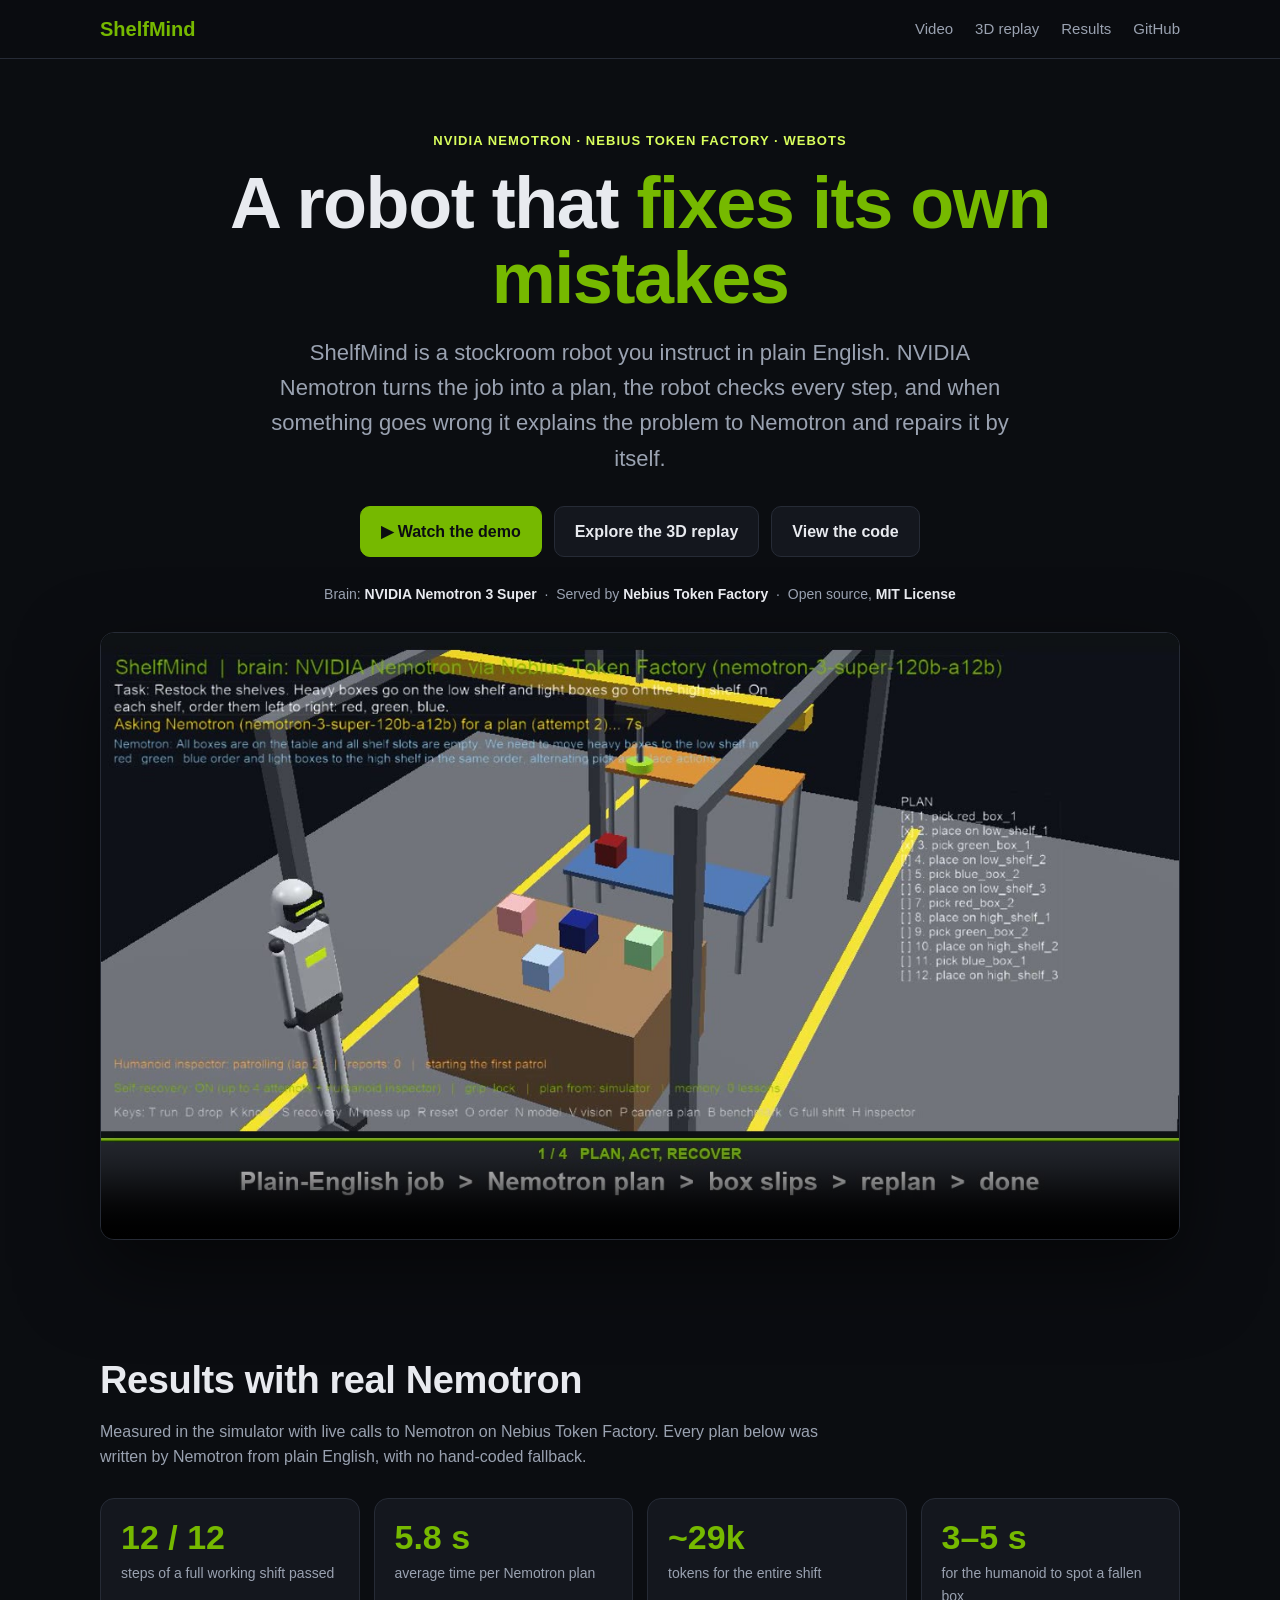
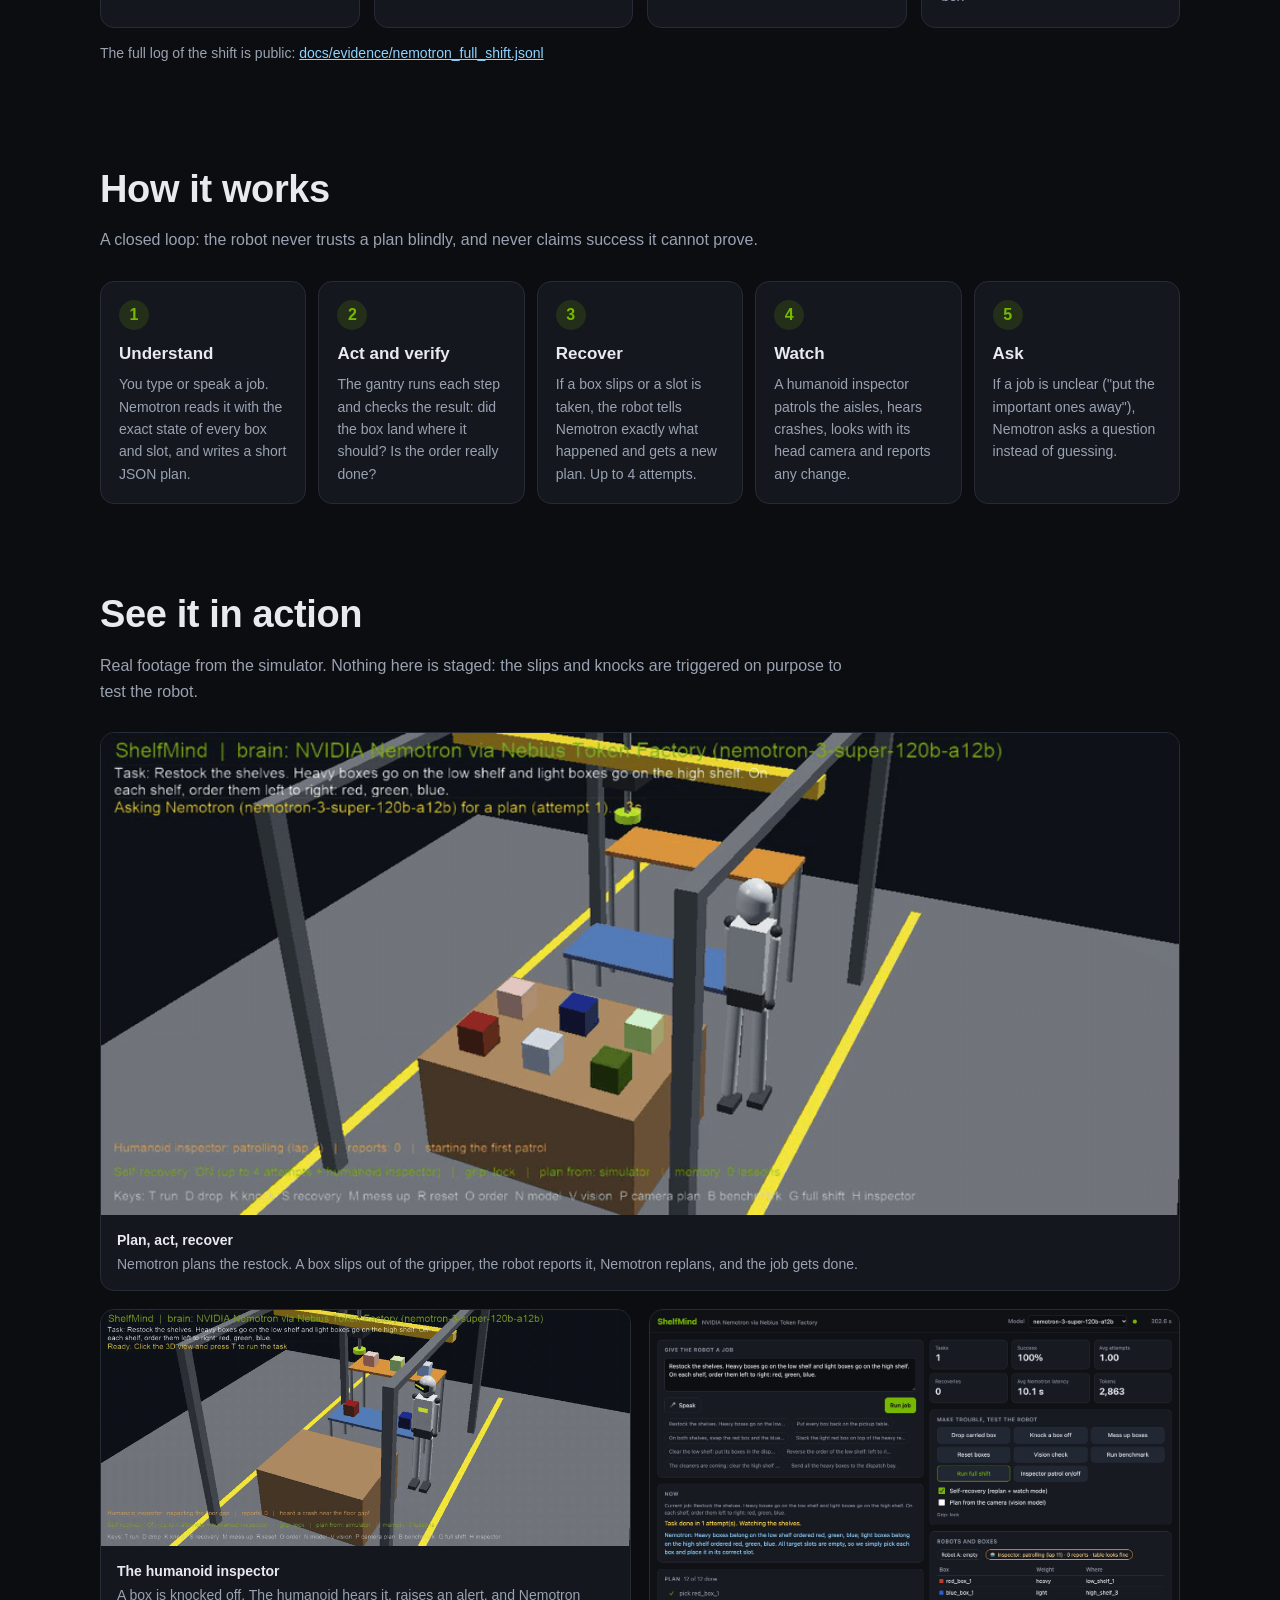
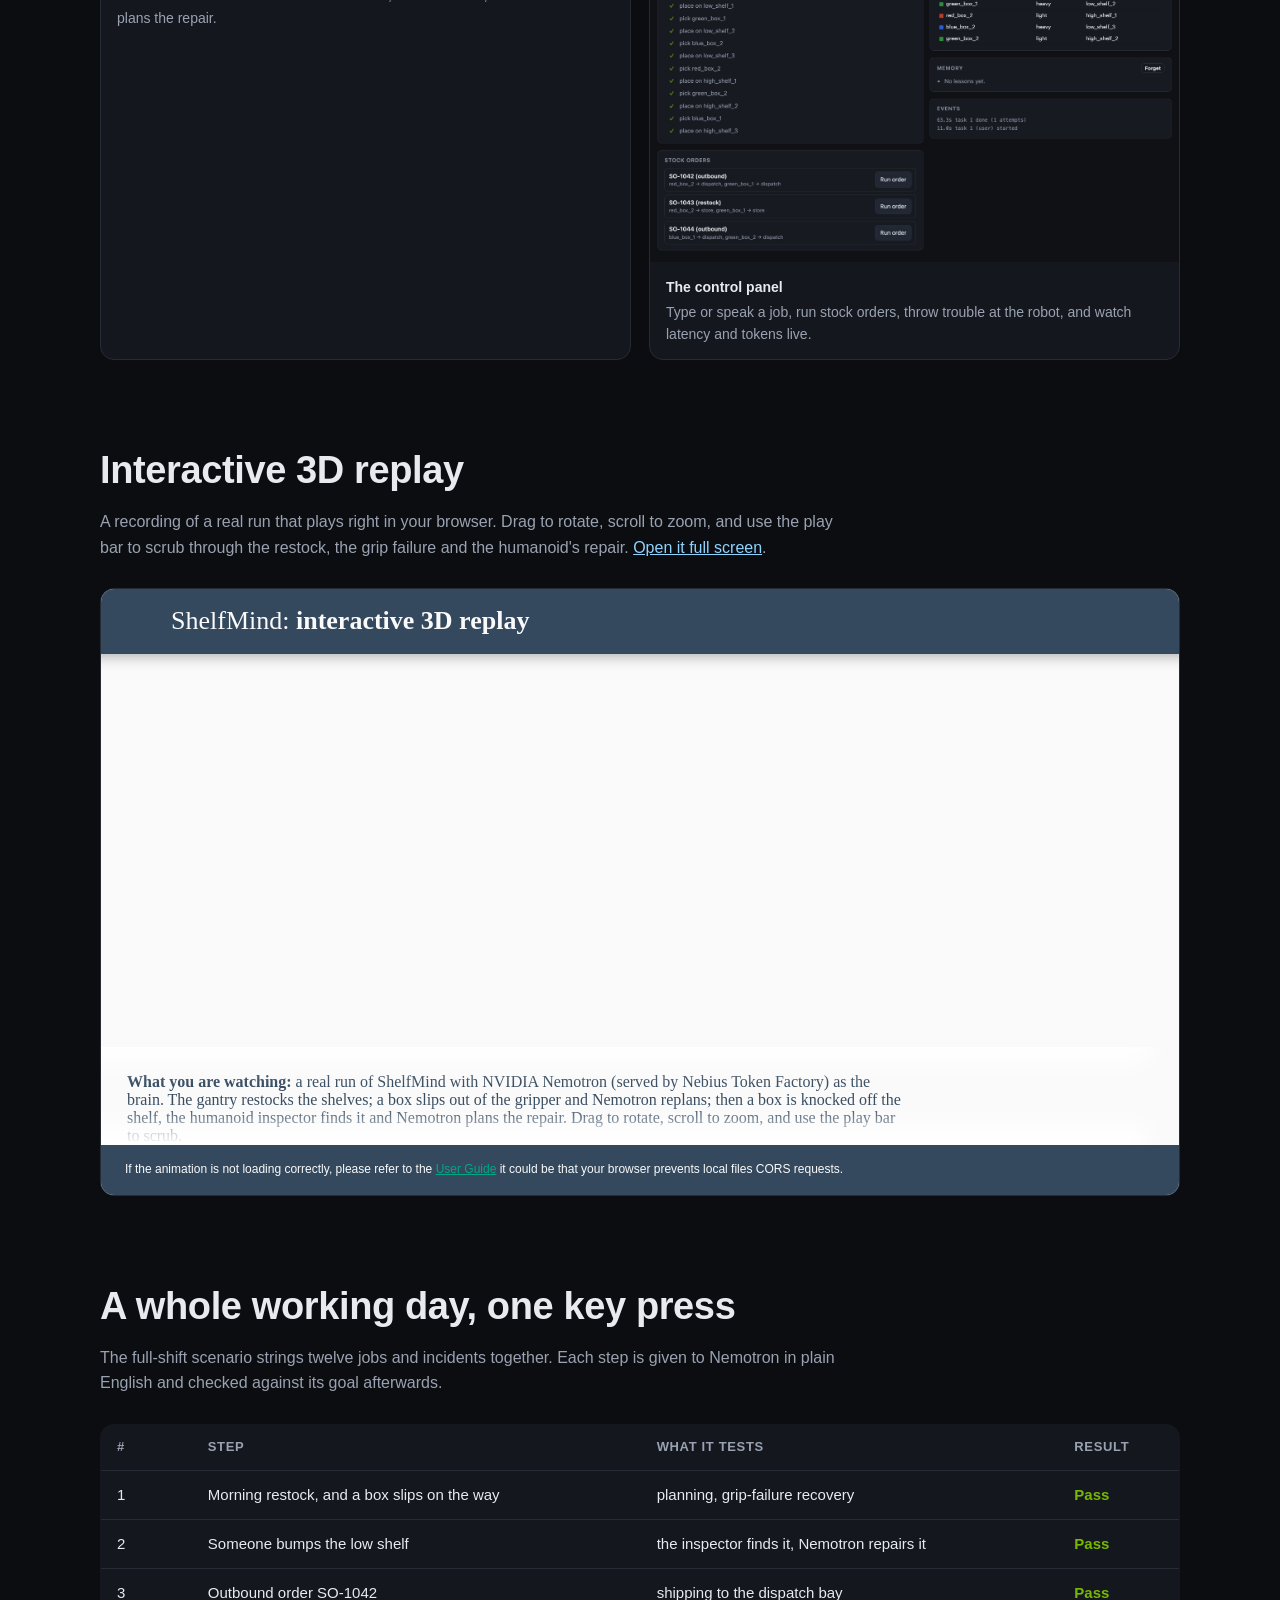
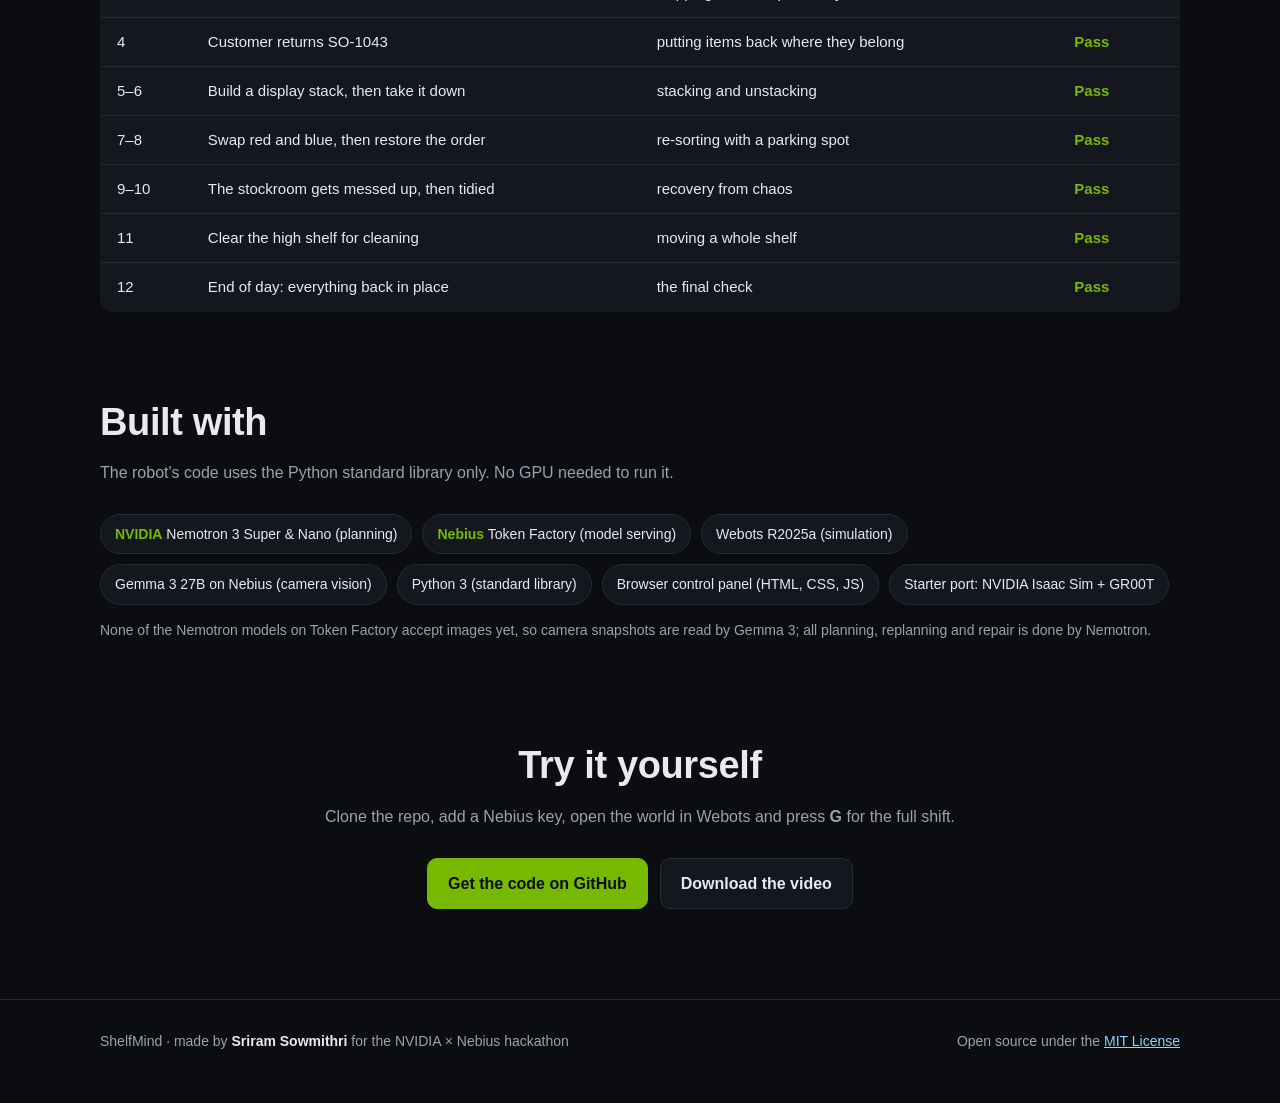
<file: docs/index.html>
<!DOCTYPE html>
<html lang="en">
<head>
  <meta charset="UTF-8">
  <meta name="viewport" content="width=device-width, initial-scale=1">
  <title>ShelfMind</title>
  <link rel="icon" href="data:image/svg+xml,%3Csvg xmlns=%27http://www.w3.org/2000/svg%27 viewBox=%270 0 64 64%27%3E%3Crect width=%2764%27 height=%2764%27 rx=%2714%27 fill=%27%230b0d11%27/%3E%3Crect x=%2712%27 y=%2716%27 width=%2740%27 height=%276%27 rx=%273%27 fill=%27%2376b900%27/%3E%3Crect x=%2728%27 y=%2722%27 width=%278%27 height=%2714%27 fill=%27%23d9fe5d%27/%3E%3Crect x=%2722%27 y=%2736%27 width=%2720%27 height=%2716%27 rx=%273%27 fill=%27%2376b900%27/%3E%3C/svg%3E">
  <meta name="description" content="A stockroom robot that understands plain English, checks its own work and fixes its own mistakes. Brain: NVIDIA Nemotron on Nebius Token Factory. Simulated in Webots.">
  <meta property="og:title" content="ShelfMind: a robot that fixes its own mistakes">
  <meta property="og:description" content="Plain-English jobs, NVIDIA Nemotron plans, self-recovery and a humanoid inspector. 12 / 12 steps of a full working shift with real Nemotron.">
  <meta property="og:image" content="media/video_poster.jpg">
  <style>
    :root {
      --bg: #0b0d11;
      --panel: #14171e;
      --line: #262b36;
      --text: #e8eaef;
      --muted: #9aa2b1;
      --green: #76b900;
      --lime: #d9fe5d;
      --blue: #8fd3ff;
      --radius: 14px;
    }
    * { box-sizing: border-box; }
    html { scroll-behavior: smooth; }
    body {
      margin: 0;
      background: var(--bg);
      color: var(--text);
      font: 16px/1.6 -apple-system, BlinkMacSystemFont, "Segoe UI", Roboto, Helvetica, Arial, sans-serif;
    }
    a { color: var(--blue); }
    .wrap { max-width: 1120px; margin: 0 auto; padding: 0 20px; }

    nav {
      position: sticky; top: 0; z-index: 10;
      background: rgba(11, 13, 17, 0.85); backdrop-filter: blur(8px);
      border-bottom: 1px solid var(--line);
    }
    nav .wrap { display: flex; align-items: center; gap: 22px; height: 58px; }
    nav .logo { font-weight: 800; font-size: 20px; color: var(--green); text-decoration: none; margin-right: auto; }
    nav a.link { color: var(--muted); text-decoration: none; font-size: 15px; }
    nav a.link:hover { color: var(--text); }

    header.hero { padding: 72px 0 40px; text-align: center; }
    .eyebrow { color: var(--lime); font-weight: 600; letter-spacing: 0.08em; text-transform: uppercase; font-size: 13px; }
    h1 { font-size: clamp(40px, 7vw, 72px); line-height: 1.05; margin: 14px 0 18px; letter-spacing: -0.02em; }
    h1 .accent { color: var(--green); }
    .lead { font-size: clamp(18px, 2.3vw, 22px); color: var(--muted); max-width: 760px; margin: 0 auto 30px; }
    .cta { display: flex; gap: 12px; justify-content: center; flex-wrap: wrap; }
    .btn {
      display: inline-flex; align-items: center; gap: 8px;
      padding: 12px 20px; border-radius: 10px; font-weight: 600; text-decoration: none;
      border: 1px solid var(--line); color: var(--text); background: var(--panel);
    }
    .btn.primary { background: var(--green); border-color: var(--green); color: #0b0d11; }
    .btn:hover { filter: brightness(1.1); }
    .powered { margin-top: 26px; color: var(--muted); font-size: 14px; }
    .powered b { color: var(--text); }

    .video {
      margin: 26px auto 0; border-radius: var(--radius); overflow: hidden;
      border: 1px solid var(--line); background: #000; box-shadow: 0 30px 80px rgba(0, 0, 0, 0.5);
    }
    .video video { display: block; width: 100%; height: auto; }

    section { padding: 70px 0 10px; }
    h2 { font-size: clamp(28px, 4vw, 38px); margin: 0 0 8px; letter-spacing: -0.01em; }
    .sub { color: var(--muted); margin: 0 0 28px; max-width: 760px; }

    .stats { display: grid; grid-template-columns: repeat(4, minmax(0, 1fr)); gap: 14px; }
    .stat { background: var(--panel); border: 1px solid var(--line); border-radius: var(--radius); padding: 20px; }
    .stat .num { font-size: 34px; font-weight: 800; color: var(--green); line-height: 1.1; }
    .stat .lbl { color: var(--muted); font-size: 14px; margin-top: 6px; }
    .note { color: var(--muted); font-size: 14px; margin-top: 14px; }

    .steps { display: grid; grid-template-columns: repeat(5, minmax(0, 1fr)); gap: 12px; counter-reset: s; }
    .step { background: var(--panel); border: 1px solid var(--line); border-radius: var(--radius); padding: 18px; }
    .step::before {
      counter-increment: s; content: counter(s);
      display: inline-grid; place-items: center; width: 30px; height: 30px; border-radius: 50%;
      background: rgba(118, 185, 0, 0.15); color: var(--green); font-weight: 700; margin-bottom: 10px;
    }
    .step h3 { margin: 0 0 6px; font-size: 17px; }
    .step p { margin: 0; color: var(--muted); font-size: 14px; }

    .gallery { display: grid; grid-template-columns: repeat(2, minmax(0, 1fr)); gap: 18px; }
    figure { margin: 0; background: var(--panel); border: 1px solid var(--line); border-radius: var(--radius); overflow: hidden; }
    figure img { display: block; width: 100%; height: auto; }
    figcaption { padding: 14px 16px; color: var(--muted); font-size: 14px; }
    figcaption b { color: var(--text); display: block; margin-bottom: 2px; }
    figure.wide { grid-column: 1 / -1; }

    .replay {
      position: relative; border-radius: var(--radius); overflow: hidden; border: 1px solid var(--line);
      background: var(--panel); aspect-ratio: 16 / 9;
    }
    .replay iframe { position: absolute; inset: 0; width: 100%; height: 100%; border: 0; }

    table { width: 100%; border-collapse: collapse; background: var(--panel); border: 1px solid var(--line); border-radius: var(--radius); overflow: hidden; }
    th, td { text-align: left; padding: 12px 16px; border-bottom: 1px solid var(--line); font-size: 15px; vertical-align: top; }
    th { color: var(--muted); font-weight: 600; font-size: 13px; text-transform: uppercase; letter-spacing: 0.05em; }
    tr:last-child td { border-bottom: 0; }
    td.ok { color: var(--green); font-weight: 700; white-space: nowrap; }

    .tech { display: flex; flex-wrap: wrap; gap: 10px; }
    .chip { border: 1px solid var(--line); background: var(--panel); border-radius: 999px; padding: 8px 14px; font-size: 14px; }
    .chip b { color: var(--green); }

    footer { margin-top: 80px; border-top: 1px solid var(--line); padding: 30px 0 50px; color: var(--muted); font-size: 14px; }
    footer .wrap { display: flex; gap: 20px; flex-wrap: wrap; justify-content: space-between; }

    @media (max-width: 900px) {
      .stats { grid-template-columns: repeat(2, minmax(0, 1fr)); }
      .steps { grid-template-columns: minmax(0, 1fr); }
      .gallery { grid-template-columns: minmax(0, 1fr); }
      nav a.link.hide-sm { display: none; }
    }
    @media (max-width: 520px) {
      .wrap { padding: 0 16px; }
      header.hero { padding-top: 44px; }
      .stat .num { font-size: 28px; }
      th, td { padding: 10px 12px; font-size: 14px; }
      .replay { aspect-ratio: 4 / 5; }
    }
  </style>
</head>
<body>
  <nav>
    <div class="wrap">
      <a class="logo" href="#">ShelfMind</a>
      <a class="link" href="#video">Video</a>
      <a class="link" href="#replay">3D replay</a>
      <a class="link hide-sm" href="#results">Results</a>
      <a class="link" href="https://github.com/sriramsowmithri9807/ShelfMind">GitHub</a>
    </div>
  </nav>

  <header class="hero">
    <div class="wrap">
      <div class="eyebrow">NVIDIA Nemotron &middot; Nebius Token Factory &middot; Webots</div>
      <h1>A robot that <span class="accent">fixes its own mistakes</span></h1>
      <p class="lead">ShelfMind is a stockroom robot you instruct in plain English. NVIDIA Nemotron turns the job into a plan, the robot checks every step, and when something goes wrong it explains the problem to Nemotron and repairs it by itself.</p>
      <div class="cta">
        <a class="btn primary" href="#video">&#9654; Watch the demo</a>
        <a class="btn" href="#replay">Explore the 3D replay</a>
        <a class="btn" href="https://github.com/sriramsowmithri9807/ShelfMind">View the code</a>
      </div>
      <p class="powered">Brain: <b>NVIDIA Nemotron 3 Super</b> &nbsp;&middot;&nbsp; Served by <b>Nebius Token Factory</b> &nbsp;&middot;&nbsp; Open source, <b>MIT License</b></p>

      <div class="video" id="video">
        <video controls preload="metadata" poster="media/video_poster.jpg" playsinline>
          <source src="media/shelfmind_demo.mp4" type="video/mp4">
          Your browser cannot play this video. <a href="media/shelfmind_demo.mp4">Download it here.</a>
        </video>
      </div>
    </div>
  </header>

  <section id="results">
    <div class="wrap">
      <h2>Results with real Nemotron</h2>
      <p class="sub">Measured in the simulator with live calls to Nemotron on Nebius Token Factory. Every plan below was written by Nemotron from plain English, with no hand-coded fallback.</p>
      <div class="stats">
        <div class="stat"><div class="num">12 / 12</div><div class="lbl">steps of a full working shift passed</div></div>
        <div class="stat"><div class="num">5.8 s</div><div class="lbl">average time per Nemotron plan</div></div>
        <div class="stat"><div class="num">~29k</div><div class="lbl">tokens for the entire shift</div></div>
        <div class="stat"><div class="num">3&ndash;5 s</div><div class="lbl">for the humanoid to spot a fallen box</div></div>
      </div>
      <p class="note">The full log of the shift is public: <a href="https://github.com/sriramsowmithri9807/ShelfMind/blob/main/docs/evidence/nemotron_full_shift.jsonl">docs/evidence/nemotron_full_shift.jsonl</a></p>
    </div>
  </section>

  <section id="how">
    <div class="wrap">
      <h2>How it works</h2>
      <p class="sub">A closed loop: the robot never trusts a plan blindly, and never claims success it cannot prove.</p>
      <div class="steps">
        <div class="step"><h3>Understand</h3><p>You type or speak a job. Nemotron reads it with the exact state of every box and slot, and writes a short JSON plan.</p></div>
        <div class="step"><h3>Act and verify</h3><p>The gantry runs each step and checks the result: did the box land where it should? Is the order really done?</p></div>
        <div class="step"><h3>Recover</h3><p>If a box slips or a slot is taken, the robot tells Nemotron exactly what happened and gets a new plan. Up to 4 attempts.</p></div>
        <div class="step"><h3>Watch</h3><p>A humanoid inspector patrols the aisles, hears crashes, looks with its head camera and reports any change.</p></div>
        <div class="step"><h3>Ask</h3><p>If a job is unclear ("put the important ones away"), Nemotron asks a question instead of guessing.</p></div>
      </div>
    </div>
  </section>

  <section id="see">
    <div class="wrap">
      <h2>See it in action</h2>
      <p class="sub">Real footage from the simulator. Nothing here is staged: the slips and knocks are triggered on purpose to test the robot.</p>
      <div class="gallery">
        <figure class="wide">
          <img src="media/restock_recovery.gif" alt="The gantry restocks the shelves, a box slips mid-carry, Nemotron replans and the robot finishes" loading="lazy">
          <figcaption><b>Plan, act, recover</b>Nemotron plans the restock. A box slips out of the gripper, the robot reports it, Nemotron replans, and the job gets done.</figcaption>
        </figure>
        <figure>
          <img src="media/humanoid_inspector.gif" alt="The humanoid inspector finds a knocked-off box and the gantry repairs it" loading="lazy">
          <figcaption><b>The humanoid inspector</b>A box is knocked off. The humanoid hears it, raises an alert, and Nemotron plans the repair.</figcaption>
        </figure>
        <figure>
          <img src="media/control_panel.jpg" alt="ShelfMind control panel showing the plan, live stats and stock orders" loading="lazy">
          <figcaption><b>The control panel</b>Type or speak a job, run stock orders, throw trouble at the robot, and watch latency and tokens live.</figcaption>
        </figure>
      </div>
    </div>
  </section>

  <section id="replay">
    <div class="wrap">
      <h2>Interactive 3D replay</h2>
      <p class="sub">A recording of a real run that plays right in your browser. Drag to rotate, scroll to zoom, and use the play bar to scrub through the restock, the grip failure and the humanoid's repair. <a href="replay/replay.html">Open it full screen</a>.</p>
      <div class="replay">
        <iframe src="replay/replay.html" title="ShelfMind interactive 3D replay" loading="lazy" allowfullscreen></iframe>
      </div>
    </div>
  </section>

  <section id="shift">
    <div class="wrap">
      <h2>A whole working day, one key press</h2>
      <p class="sub">The full-shift scenario strings twelve jobs and incidents together. Each step is given to Nemotron in plain English and checked against its goal afterwards.</p>
      <table>
        <thead><tr><th>#</th><th>Step</th><th>What it tests</th><th>Result</th></tr></thead>
        <tbody>
          <tr><td>1</td><td>Morning restock, and a box slips on the way</td><td>planning, grip-failure recovery</td><td class="ok">Pass</td></tr>
          <tr><td>2</td><td>Someone bumps the low shelf</td><td>the inspector finds it, Nemotron repairs it</td><td class="ok">Pass</td></tr>
          <tr><td>3</td><td>Outbound order SO-1042</td><td>shipping to the dispatch bay</td><td class="ok">Pass</td></tr>
          <tr><td>4</td><td>Customer returns SO-1043</td><td>putting items back where they belong</td><td class="ok">Pass</td></tr>
          <tr><td>5&ndash;6</td><td>Build a display stack, then take it down</td><td>stacking and unstacking</td><td class="ok">Pass</td></tr>
          <tr><td>7&ndash;8</td><td>Swap red and blue, then restore the order</td><td>re-sorting with a parking spot</td><td class="ok">Pass</td></tr>
          <tr><td>9&ndash;10</td><td>The stockroom gets messed up, then tidied</td><td>recovery from chaos</td><td class="ok">Pass</td></tr>
          <tr><td>11</td><td>Clear the high shelf for cleaning</td><td>moving a whole shelf</td><td class="ok">Pass</td></tr>
          <tr><td>12</td><td>End of day: everything back in place</td><td>the final check</td><td class="ok">Pass</td></tr>
        </tbody>
      </table>
    </div>
  </section>

  <section id="tech">
    <div class="wrap">
      <h2>Built with</h2>
      <p class="sub">The robot's code uses the Python standard library only. No GPU needed to run it.</p>
      <div class="tech">
        <span class="chip"><b>NVIDIA</b> Nemotron 3 Super &amp; Nano (planning)</span>
        <span class="chip"><b>Nebius</b> Token Factory (model serving)</span>
        <span class="chip">Webots R2025a (simulation)</span>
        <span class="chip">Gemma 3 27B on Nebius (camera vision)</span>
        <span class="chip">Python 3 (standard library)</span>
        <span class="chip">Browser control panel (HTML, CSS, JS)</span>
        <span class="chip">Starter port: NVIDIA Isaac Sim + GR00T</span>
      </div>
      <p class="note">None of the Nemotron models on Token Factory accept images yet, so camera snapshots are read by Gemma 3; all planning, replanning and repair is done by Nemotron.</p>
    </div>
  </section>

  <section>
    <div class="wrap" style="text-align:center">
      <h2>Try it yourself</h2>
      <p class="sub" style="margin-left:auto;margin-right:auto">Clone the repo, add a Nebius key, open the world in Webots and press <b>G</b> for the full shift.</p>
      <div class="cta">
        <a class="btn primary" href="https://github.com/sriramsowmithri9807/ShelfMind">Get the code on GitHub</a>
        <a class="btn" href="media/shelfmind_demo.mp4" download>Download the video</a>
      </div>
    </div>
  </section>

  <footer>
    <div class="wrap">
      <span>ShelfMind &middot; made by <b style="color:var(--text)">Sriram Sowmithri</b> for the NVIDIA &times; Nebius hackathon</span>
      <span>Open source under the <a href="https://github.com/sriramsowmithri9807/ShelfMind/blob/main/LICENSE">MIT License</a></span>
    </div>
  </footer>
</body>
</html>
</file>
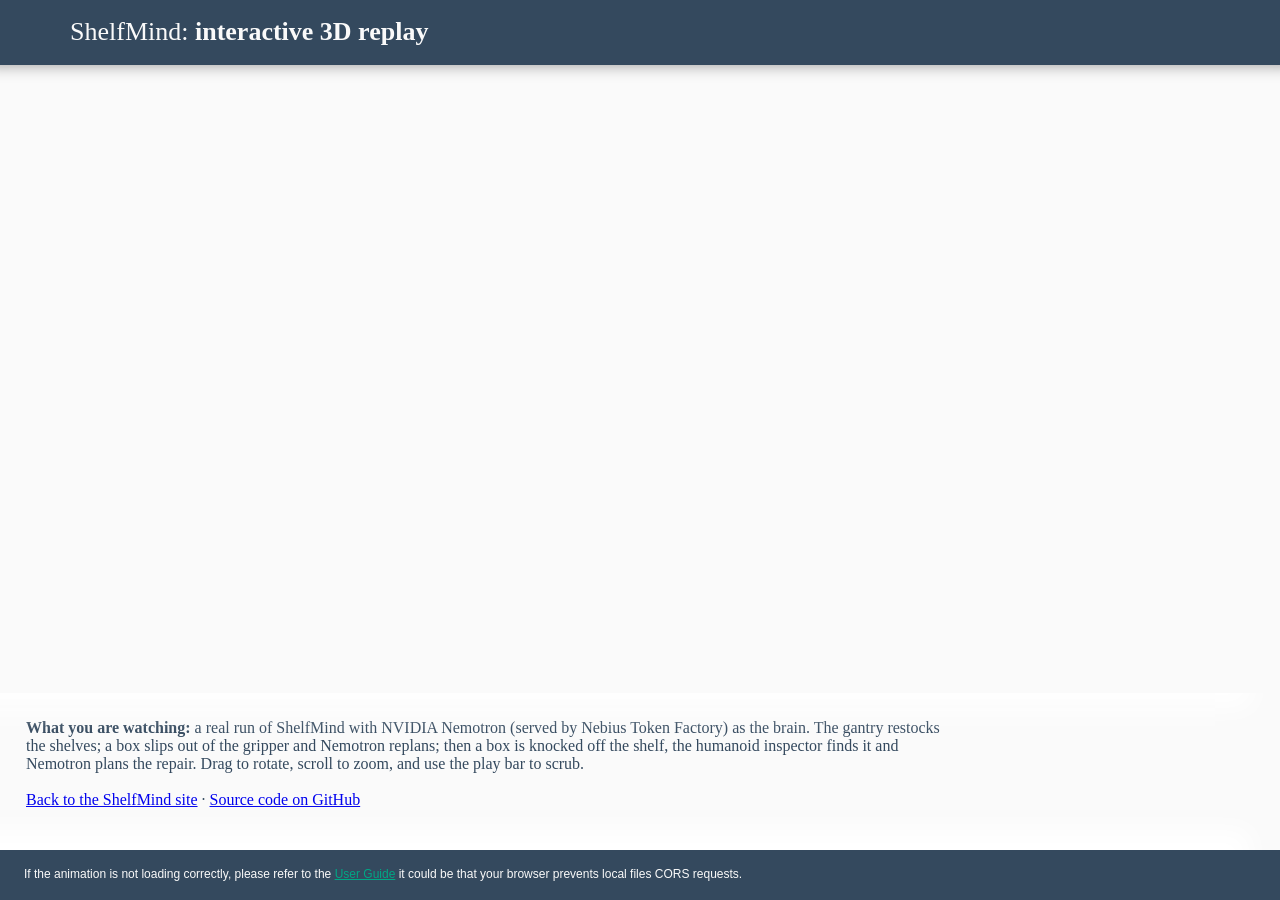
<file: docs/replay/replay.html>
<!DOCTYPE html>
<html xmlns="http://www.w3.org/1999/xhtml">
  <head>
    <meta http-equiv="Content-Type" content="text/html; charset=utf-8" />
    <meta http-equiv="X-UA-Compatible" content="IE=edge" />
    <title>ShelfMind 3D Replay</title>
    <link rel="stylesheet" href="replay.css">
    <link rel="icon" href="data:image/svg+xml,%3Csvg xmlns=%27http://www.w3.org/2000/svg%27 viewBox=%270 0 64 64%27%3E%3Crect width=%2764%27 height=%2764%27 rx=%2714%27 fill=%27%230b0d11%27/%3E%3Crect x=%2712%27 y=%2716%27 width=%2740%27 height=%276%27 rx=%273%27 fill=%27%2376b900%27/%3E%3Crect x=%2728%27 y=%2722%27 width=%278%27 height=%2714%27 fill=%27%23d9fe5d%27/%3E%3Crect x=%2722%27 y=%2736%27 width=%2720%27 height=%2716%27 rx=%273%27 fill=%27%2376b900%27/%3E%3C/svg%3E">
    <style>html, body { overflow-x: hidden; }</style>
    <script type="module" src="https://cyberbotics.com/wwi/R2025a/WebotsView.js"></script>
  </head>
  <body>
    <div class="title-container">
      <h1>ShelfMind: <strong>interactive 3D replay</strong></h1>
    </div>
    <div class="webots-view-container">
      <webots-view data-thumbnail=replay.jpg data-scene=replay.w3d data-animation=replay.json></webots-view>
    </div>
    <div class="description-container">
      <p><strong>What you are watching:</strong> a real run of ShelfMind with NVIDIA Nemotron (served by Nebius Token Factory) as the brain. The gantry restocks the shelves; a box slips out of the gripper and Nemotron replans; then a box is knocked off the shelf, the humanoid inspector finds it and Nemotron plans the repair. Drag to rotate, scroll to zoom, and use the play bar to scrub.<br><br><a href="../">Back to the ShelfMind site</a> &middot; <a href="https://github.com/sriramsowmithri9807/ShelfMind">Source code on GitHub</a></p>
    </div>
    <div class="bottom-container">
      <p>If the animation is not loading correctly, please refer to the <a target='_blank'
          href='https://cyberbotics.com/doc/guide/web-scene#remarks-on-the-used-technologies-and-their-limitations'>User
          Guide</a> it could be that your browser prevents local files CORS requests.</p>
    </div>
  </body>
</html>
</file>
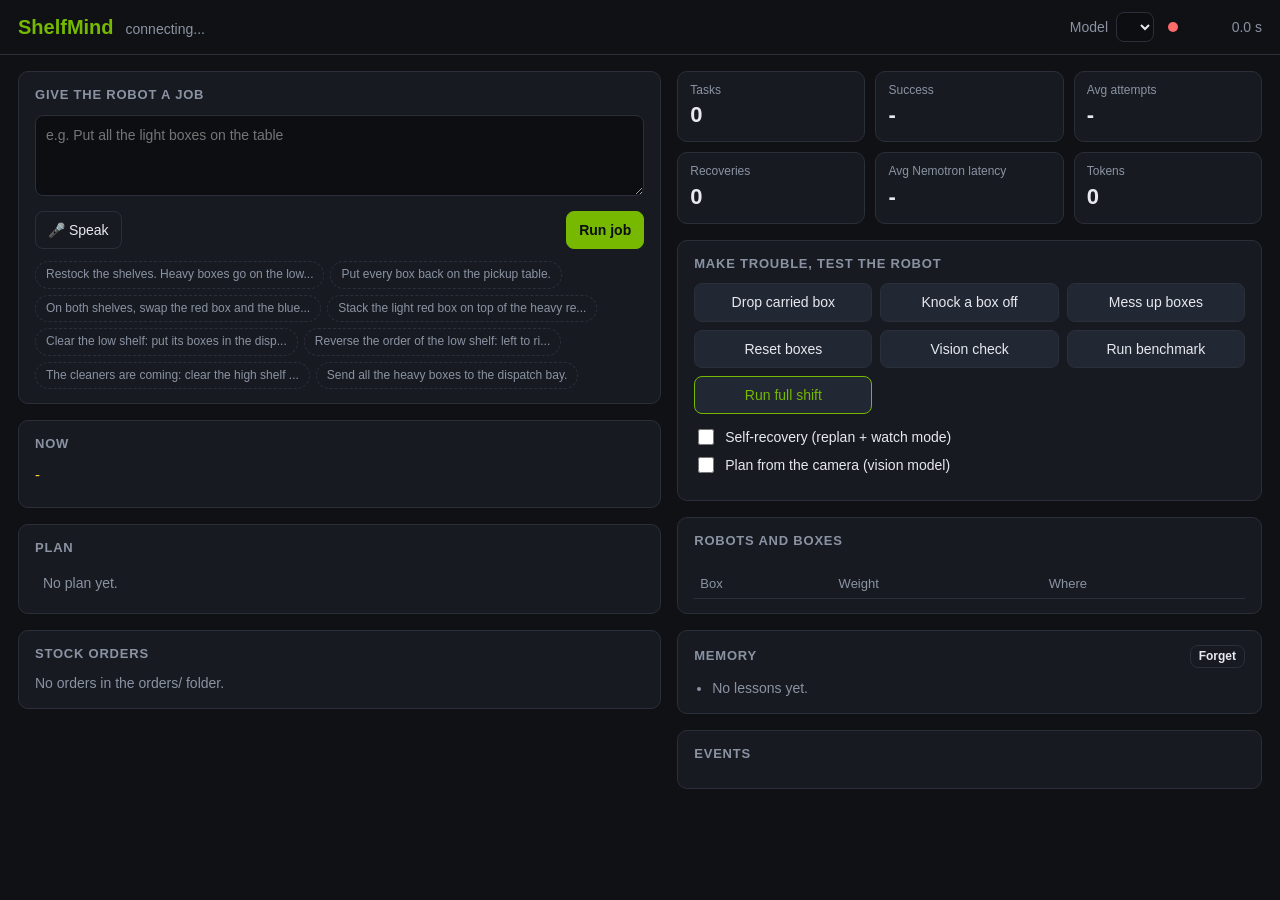
<file: plugins/robot_windows/shelfmind_panel/shelfmind_panel.html>
<!DOCTYPE html>
<html lang="en">
<head>
  <meta charset="UTF-8">
  <meta name="viewport" content="width=device-width, initial-scale=1">
  <title>ShelfMind Control Panel</title>
  <link rel="stylesheet" href="shelfmind_panel.css">
</head>
<body>
  <header>
    <div class="brand">
      <span class="logo">ShelfMind</span>
      <span id="brain" class="brain">connecting...</span>
    </div>
    <div class="header-right">
      <label class="model-pick">Model
        <select id="model"></select>
      </label>
      <span id="conn" class="conn" title="Connection to Webots"></span>
      <span id="simtime" class="simtime">0.0 s</span>
    </div>
  </header>

  <main>
    <section class="col">
      <div class="card">
        <h2>Give the robot a job</h2>
        <textarea id="task" rows="3" placeholder="e.g. Put all the light boxes on the table"></textarea>
        <div class="row">
          <button id="mic" class="btn ghost" title="Speak the job (Chrome, Edge or Safari)">&#127908; Speak</button>
          <span id="mic-note" class="note"></span>
          <span class="grow"></span>
          <button id="run" class="btn primary">Run job</button>
        </div>
        <div class="chips" id="examples"></div>
      </div>

      <div id="question-card" class="card question hidden">
        <h2>Nemotron has a question</h2>
        <p id="question"></p>
        <div class="row">
          <input id="answer" type="text" placeholder="Your answer">
          <button id="send-answer" class="btn primary">Answer</button>
        </div>
      </div>

      <div class="card">
        <h2>Now</h2>
        <p id="current-task" class="muted small current-task"></p>
        <p id="status" class="status">-</p>
        <p id="reasoning" class="reasoning"></p>
      </div>

      <div class="card">
        <h2>Plan <span id="plan-count" class="muted"></span></h2>
        <ol id="plan" class="plan"><li class="muted">No plan yet.</li></ol>
      </div>

      <div class="card">
        <h2>Stock orders</h2>
        <div id="orders" class="orders"><span class="muted">No orders in the orders/ folder.</span></div>
      </div>
    </section>

    <section class="col">
      <div class="tiles">
        <div class="tile"><div class="tile-label">Tasks</div><div id="t-tasks" class="tile-value">0</div></div>
        <div class="tile"><div class="tile-label">Success</div><div id="t-success" class="tile-value">-</div></div>
        <div class="tile"><div class="tile-label">Avg attempts</div><div id="t-attempts" class="tile-value">-</div></div>
        <div class="tile"><div class="tile-label">Recoveries</div><div id="t-recov" class="tile-value">0</div></div>
        <div class="tile"><div class="tile-label">Avg Nemotron latency</div><div id="t-latency" class="tile-value">-</div></div>
        <div class="tile"><div class="tile-label">Tokens</div><div id="t-tokens" class="tile-value">0</div></div>
      </div>

      <div class="card">
        <h2>Make trouble, test the robot</h2>
        <div class="buttons">
          <button class="btn" data-cmd="drop" title="D">Drop carried box</button>
          <button class="btn" data-cmd="knock" title="K">Knock a box off</button>
          <button class="btn" data-cmd="scatter" title="M">Mess up boxes</button>
          <button class="btn" data-cmd="reset" title="R">Reset boxes</button>
          <button class="btn" data-cmd="vision" title="V">Vision check</button>
          <button class="btn" data-cmd="benchmark" title="B">Run benchmark</button>
          <button class="btn shift-btn" data-cmd="shift" title="G">Run full shift</button>
          <button class="btn hidden" id="inspector-btn" data-cmd="inspector" title="H">Inspector patrol on/off</button>
        </div>
        <div class="toggles">
          <label class="toggle"><input id="recovery" type="checkbox"> Self-recovery (replan + watch mode)</label>
          <label class="toggle"><input id="perception" type="checkbox"> Plan from the camera (vision model)</label>
        </div>
        <p id="modes" class="muted small"></p>
      </div>

      <div class="card">
        <h2>Robots and boxes</h2>
        <div id="robots" class="robots"></div>
        <table class="boxes"><thead><tr><th>Box</th><th>Weight</th><th>Where</th></tr></thead>
          <tbody id="boxes"></tbody></table>
      </div>

      <div id="shift-card" class="card hidden">
        <h2>Full shift <span id="shift-sum" class="muted"></span></h2>
        <div class="bar"><div id="shift-bar"></div></div>
        <ol id="shift" class="shift"></ol>
      </div>

      <div id="bench-card" class="card hidden">
        <h2>Benchmark <span id="bench-sum" class="muted"></span></h2>
        <div class="bar"><div id="bench-bar"></div></div>
        <ul id="bench" class="bench"></ul>
      </div>

      <div id="camera-card" class="card hidden">
        <h2>What the camera sees</h2>
        <img id="camera" alt="Latest camera snapshot">
      </div>

      <div class="card">
        <h2>Memory <button id="forget" class="btn tiny ghost">Forget</button></h2>
        <ul id="lessons" class="lessons"><li class="muted">No lessons yet.</li></ul>
      </div>

      <div class="card">
        <h2>Events</h2>
        <ul id="events" class="events"></ul>
      </div>
    </section>
  </main>
  <script src="shelfmind_panel.js"></script>
</body>
</html>
</file>
<file: docs/replay/replay.css>
/*  ----------  css for 'ShelfMind humanoid inspector' Web Animation  ---------- */

html {
  height: 100%;
  width: 100%;
}

body {
  margin: 0;
  height: 100%;
  width: 100%;
  overflow-x: hidden;
  background-color: #fafafa;
  font-family: 'Raleway-light';
}

p {
  padding-left: 16px;
  color: #34495e;
}

.title-container {
  position: relative;
  background-color: #34495e;
  height: 65px;
  box-shadow: 0 -15px 15px 15px rgba(0, 0, 0, 0.4);
  background-image: url("https://cyberbotics.com/assets/images/webots.png");
  background-repeat: no-repeat;
  background-position: 16px 11px;
  background-size: 40px;
  z-index: 1;
}

.title-container h1 {
  padding-left: 70px;
  font-size: 26px;
  font-weight: 300;
  color: #fafafa;
  position: absolute;
}

.webots-view-container {
  position: relative;
  display: flex;
  justify-content: center;
  margin: 0;
  height: calc(0.8 * (100vh - 115px));
  width: calc(100% + 2px);
  box-shadow: -50px -5px 25px 20px rgba(255, 255, 255, 1);
}

webots-view {
  width: 100%;
  display: block;
  position: relative;
}

.description-container {
  min-height: 10%;
  background-color: #fafafa;
  height: calc(0.2 * (100vh - 115px));
  overflow: auto;
  padding: 10px;
}

.description-container p {
  margin-right: 25%;
  margin-bottom: 40px;
}

.bottom-container {
  position: fixed;
  height: 50px;
  bottom: 0;
  width: 100%;
  background-color: #34495e;
  box-shadow: -50px 0px 25px 20px rgba(255, 255, 255, 1);
  margin: auto;
}

.bottom-container p {
  color: #fafafa;
  font-size: 12px;
  padding-top: 5px;
  padding-left: 24px;
  font-family: 'Arial';
}

.bottom-container a {
  color: #00a785;
  font-family: 'Arial';
}
</file>
<file: plugins/robot_windows/shelfmind_panel/shelfmind_panel.css>
:root {
  --bg: #0f1115;
  --card: #171a21;
  --line: #2a2f3a;
  --text: #e7e9ee;
  --muted: #8b93a3;
  --green: #76b900;
  --yellow: #ffd23f;
  --blue: #8fd3ff;
  --red: #ff6b6b;
  --magenta: #ff77ff;
}

* { box-sizing: border-box; }

body {
  margin: 0;
  background: var(--bg);
  color: var(--text);
  font: 14px/1.45 -apple-system, BlinkMacSystemFont, "Segoe UI", Roboto, Arial, sans-serif;
}

header {
  display: flex;
  justify-content: space-between;
  align-items: center;
  gap: 12px;
  padding: 12px 18px;
  border-bottom: 1px solid var(--line);
  position: sticky;
  top: 0;
  background: var(--bg);
  z-index: 2;
  flex-wrap: wrap;
}

.brand { display: flex; align-items: baseline; gap: 12px; flex-wrap: wrap; }
.logo { font-weight: 700; font-size: 20px; color: var(--green); }
.brain { color: var(--muted); }
.header-right { display: flex; align-items: center; gap: 14px; flex-wrap: wrap; min-width: 0; }
@media (max-width: 480px) {
  header { padding: 10px 16px; }
  .simtime { min-width: 0; }
}
.model-pick { color: var(--muted); display: flex; gap: 8px; align-items: center; }
.simtime { color: var(--muted); font-variant-numeric: tabular-nums; min-width: 70px; text-align: right; }
.conn { width: 10px; height: 10px; border-radius: 50%; background: var(--red); display: inline-block; }
.conn.on { background: var(--green); }
.conn.on.waiting { background: var(--yellow); }

main {
  display: grid;
  grid-template-columns: minmax(0, 1.1fr) minmax(0, 1fr);
  gap: 16px;
  padding: 16px 18px 28px;
  max-width: 1300px;
  margin: 0 auto;
}

@media (max-width: 860px) {
  main { grid-template-columns: minmax(0, 1fr); padding: 12px 16px 24px; }
}

.col { display: flex; flex-direction: column; gap: 16px; min-width: 0; }

.card {
  background: var(--card);
  border: 1px solid var(--line);
  border-radius: 10px;
  padding: 14px 16px;
}

h2 {
  margin: 0 0 10px;
  font-size: 13px;
  font-weight: 600;
  text-transform: uppercase;
  letter-spacing: 0.06em;
  color: var(--muted);
  display: flex;
  align-items: center;
  gap: 8px;
}

textarea, input[type=text], select {
  width: 100%;
  background: #0c0e12;
  color: var(--text);
  border: 1px solid var(--line);
  border-radius: 8px;
  padding: 9px 10px;
  font: inherit;
}

select { width: auto; max-width: 240px; padding: 5px 8px; }
textarea { resize: vertical; }
textarea:focus, input:focus, select:focus { outline: 2px solid var(--green); outline-offset: -1px; }

.row { display: flex; align-items: center; gap: 10px; margin-top: 10px; }
.grow { flex: 1; }
.hidden { display: none !important; }
.muted { color: var(--muted); font-weight: 400; text-transform: none; letter-spacing: 0; }
.small { font-size: 12px; margin: 10px 0 0; }
.note { color: var(--muted); font-size: 12px; }

.btn {
  background: #222734;
  color: var(--text);
  border: 1px solid var(--line);
  border-radius: 8px;
  padding: 8px 12px;
  font: inherit;
  cursor: pointer;
  white-space: nowrap;
}

.btn:hover { border-color: var(--muted); }
.btn:disabled { opacity: 0.45; cursor: not-allowed; }
.btn.primary { background: var(--green); color: #0b0d10; border-color: var(--green); font-weight: 600; }
.btn.ghost { background: transparent; }
.btn.tiny { padding: 2px 8px; font-size: 12px; margin-left: auto; text-transform: none; letter-spacing: 0; }
.btn.listening { background: var(--red); border-color: var(--red); color: #fff; }

.chips { display: flex; flex-wrap: wrap; gap: 6px; margin-top: 12px; }
.chip {
  background: transparent;
  border: 1px dashed var(--line);
  color: var(--muted);
  border-radius: 999px;
  padding: 4px 10px;
  font: inherit;
  font-size: 12px;
  cursor: pointer;
}
.chip:hover { color: var(--text); border-color: var(--muted); }

.question { border-color: var(--magenta); }
.question h2 { color: var(--magenta); }
.question p { margin: 0; font-size: 15px; }

.status { margin: 0; color: var(--yellow); font-size: 15px; }
.reasoning { margin: 8px 0 0; color: var(--blue); }

.plan { margin: 0; padding-left: 0; list-style: none; counter-reset: step; }
.plan li { padding: 5px 8px; border-radius: 6px; display: flex; gap: 10px; align-items: center; }
.plan li .mark { width: 18px; text-align: center; color: var(--muted); }
.plan li .robot { font-size: 11px; padding: 1px 6px; border-radius: 4px; background: #2a2f3a; color: var(--text); }
.plan li .robot.B { background: #0e4f5c; }
.plan li.doing { background: #232a1a; }
.plan li.doing .mark { color: var(--yellow); }
.plan li.done { color: var(--muted); }
.plan li.done .mark { color: var(--green); }
.plan li.failed .mark, .plan li.failed { color: var(--red); }

.orders { display: flex; flex-direction: column; gap: 8px; }
.order { display: flex; gap: 10px; align-items: center; justify-content: space-between;
         border: 1px solid var(--line); border-radius: 8px; padding: 8px 10px; }
.order .what { min-width: 0; }
.order .id { font-weight: 600; }
.order .lines { color: var(--muted); font-size: 12px; }

.tiles { display: grid; grid-template-columns: repeat(3, minmax(0, 1fr)); gap: 10px; }
@media (max-width: 480px) { .tiles { grid-template-columns: repeat(2, minmax(0, 1fr)); } }
.tile { background: var(--card); border: 1px solid var(--line); border-radius: 10px; padding: 10px 12px; }
.tile-label { color: var(--muted); font-size: 12px; }
.tile-value { font-size: 22px; font-weight: 600; font-variant-numeric: tabular-nums; }

.buttons { display: grid; grid-template-columns: repeat(3, minmax(0, 1fr)); gap: 8px; }
@media (max-width: 480px) { .buttons { grid-template-columns: repeat(2, minmax(0, 1fr)); } }
.toggles { display: flex; flex-direction: column; gap: 6px; margin-top: 12px; }
.toggle { display: flex; gap: 8px; align-items: center; cursor: pointer; }
.toggle input { accent-color: var(--green); width: 16px; height: 16px; }

.robots { display: flex; gap: 8px; flex-wrap: wrap; margin-bottom: 10px; }
.robot-pill { border: 1px solid var(--line); border-radius: 999px; padding: 3px 10px; font-size: 12px; }
.robot-pill.inspector { border-color: #ffa640; color: #ffd08a; }
.boxes { width: 100%; border-collapse: collapse; font-size: 13px; }
.boxes th { text-align: left; color: var(--muted); font-weight: 500; padding: 4px 6px; border-bottom: 1px solid var(--line); }
.boxes td { padding: 4px 6px; border-bottom: 1px solid #1f232c; }
.swatch { display: inline-block; width: 10px; height: 10px; border-radius: 2px; margin-right: 6px; vertical-align: middle; }
.broken { color: var(--red); }

.bar { height: 8px; background: #0c0e12; border-radius: 999px; overflow: hidden; margin-bottom: 10px; }
.bar div { height: 100%; width: 0; background: var(--green); transition: width 0.3s; }
.bench, .lessons, .events { margin: 0; padding-left: 18px; }
.bench li.pass::marker { color: var(--green); }
.bench li.fail::marker { color: var(--red); }
.events { list-style: none; padding: 0; font: 12px/1.6 ui-monospace, Menlo, monospace; color: var(--muted);
          max-height: 220px; overflow: auto; }

#camera { width: 100%; border-radius: 8px; display: block; }

.current-task { margin: 0 0 6px; }

.shift-btn { border-color: var(--green); color: var(--green); }
.shift { margin: 0; padding: 0; list-style: none; }
.shift li { display: grid; grid-template-columns: 18px minmax(0, 1fr); column-gap: 8px; padding: 4px 0;
            border-bottom: 1px solid #1f232c; }
.shift li .mark { grid-row: span 2; }
.shift li.pass .mark { color: var(--green); }
.shift li.fail .mark, .shift li.fail .say { color: var(--red); }
.shift li .note { color: var(--muted); font-size: 12px; }
</file>
